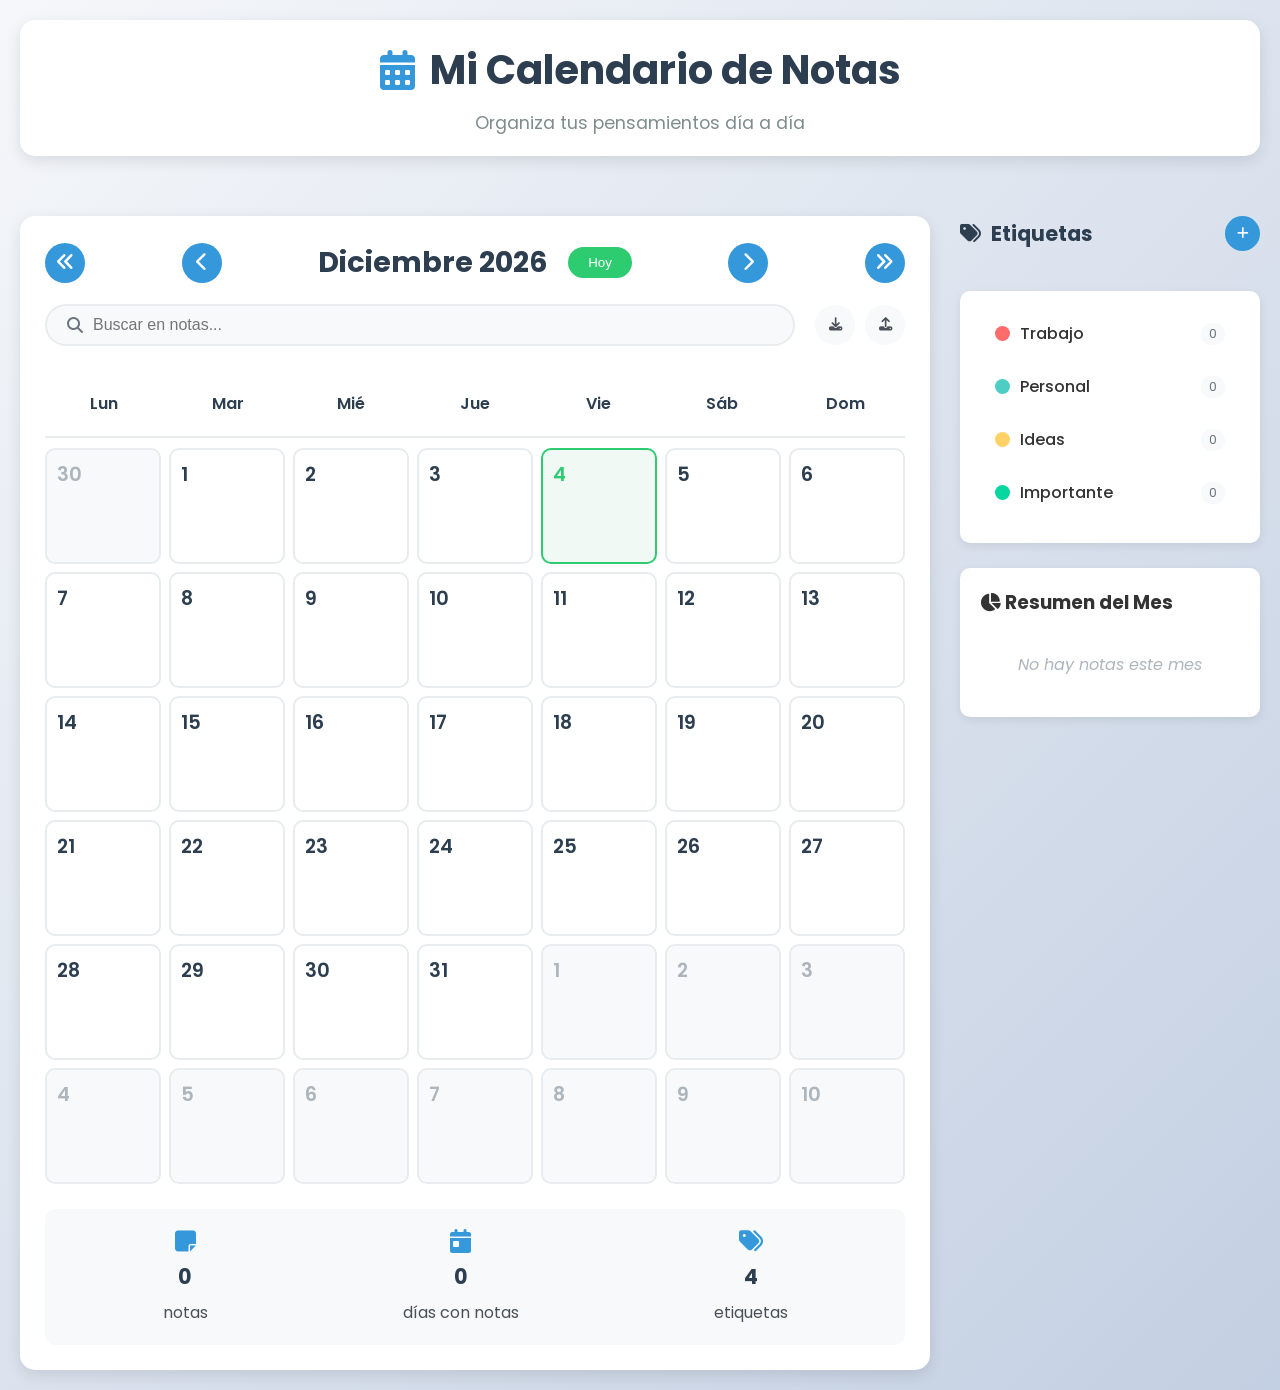
<file: calendar-notes/index.html>
<!DOCTYPE html>
<html lang="es">
<head>
  <meta charset="UTF-8">
  <meta name="viewport" content="width=device-width, initial-scale=1.0">
  <title>Calendario de Notas</title>
  <link rel="stylesheet" href="style.css">
  <link rel="stylesheet" href="https://cdnjs.cloudflare.com/ajax/libs/font-awesome/6.4.0/css/all.min.css">
  <link href="https://fonts.googleapis.com/css2?family=Poppins:wght@300;400;500;600;700&display=swap" rel="stylesheet">
</head>
<body>
  <div class="container">
    <header class="header">
      <h1><i class="fas fa-calendar-alt"></i> Mi Calendario de Notas</h1>
      <p class="subtitle">Organiza tus pensamientos día a día</p>
    </header>

    <div class="calendar-container">
      <div class="calendar-header">
        <div class="month-nav">
          <button id="prevYear" class="nav-btn" title="Año anterior">
            <i class="fas fa-angle-double-left"></i>
          </button>
          <button id="prevMonth" class="nav-btn" title="Mes anterior">
            <i class="fas fa-chevron-left"></i>
          </button>
          <div class="month-display">
            <h2 id="currentMonth">Febrero 2026</h2>
            <button id="todayBtn" class="today-btn">Hoy</button>
          </div>
          <button id="nextMonth" class="nav-btn" title="Mes siguiente">
            <i class="fas fa-chevron-right"></i>
          </button>
          <button id="nextYear" class="nav-btn" title="Año siguiente">
            <i class="fas fa-angle-double-right"></i>
          </button>
        </div>

        <div class="calendar-controls">
          <div class="search-box">
            <i class="fas fa-search"></i>
            <input type="text" id="searchNotes" placeholder="Buscar en notas...">
            <button id="clearSearch" class="clear-search hidden">
              <i class="fas fa-times"></i>
            </button>
          </div>
          <div class="view-actions">
            <button id="exportNotes" class="action-btn" title="Exportar notas">
              <i class="fas fa-download"></i>
            </button>
            <button id="importNotes" class="action-btn" title="Importar notas">
              <i class="fas fa-upload"></i>
            </button>
            <input type="file" id="importFile" accept=".json" class="hidden">
          </div>
        </div>
      </div>

      <div class="weekdays">
        <div class="weekday">Lun</div>
        <div class="weekday">Mar</div>
        <div class="weekday">Mié</div>
        <div class="weekday">Jue</div>
        <div class="weekday">Vie</div>
        <div class="weekday">Sáb</div>
        <div class="weekday">Dom</div>
      </div>

      <div id="calendar" class="calendar-grid"></div>

      <div class="stats">
        <div class="stat-item">
          <i class="fas fa-sticky-note"></i>
          <span id="totalNotes">0</span> notas
        </div>
        <div class="stat-item">
          <i class="fas fa-calendar-day"></i>
          <span id="daysWithNotes">0</span> días con notas
        </div>
        <div class="stat-item">
          <i class="fas fa-tags"></i>
          <span id="tagCount">0</span> etiquetas
        </div>
      </div>
    </div>

    <div class="sidebar">
      <div class="sidebar-header">
        <h3><i class="fas fa-tags"></i> Etiquetas</h3>
        <button id="addTagBtn" class="add-btn">
          <i class="fas fa-plus"></i>
        </button>
      </div>
      <div id="tagsList" class="tags-list">
      </div>

      <div class="month-summary">
        <h3><i class="fas fa-chart-pie"></i> Resumen del Mes</h3>
        <div id="monthSummary">
          <p class="empty-summary">No hay notas este mes</p>
        </div>
      </div>
    </div>
  </div>

  <div id="noteModal" class="modal hidden">
    <div class="modal-content">
      <div class="modal-header">
        <h3 id="modalDate">Fecha</h3>
        <div class="tag-selector">
          <span>Etiqueta:</span>
          <select id="noteTag">
            <option value="">Sin etiqueta</option>
          </select>
          <button id="newTagBtn" class="small-btn">
            <i class="fas fa-plus"></i>
          </button>
        </div>
      </div>

      <div class="format-toolbar">
        <button class="format-btn" data-command="bold" title="Negrita">
          <i class="fas fa-bold"></i>
        </button>
        <button class="format-btn" data-command="italic" title="Cursiva">
          <i class="fas fa-italic"></i>
        </button>
        <button class="format-btn" data-command="insertUnorderedList" title="Lista">
          <i class="fas fa-list-ul"></i>
        </button>
        <button class="format-btn" data-command="formatBlock" data-value="blockquote" title="Cita">
          <i class="fas fa-quote-right"></i>
        </button>
      </div>

      <div class="note-editor">
        <div id="noteText" contenteditable="true" placeholder="Escribe tu nota aquí..."></div>
      </div>

      <div class="modal-actions">
        <button id="saveNote" class="btn-primary">
          <i class="fas fa-save"></i> Guardar
        </button>
        <button id="deleteNote" class="btn-danger">
          <i class="fas fa-trash"></i> Eliminar
        </button>
        <button id="closeModal" class="btn-secondary">
          <i class="fas fa-times"></i> Cerrar
        </button>
      </div>
    </div>
  </div>

  <!-- Modal de Nueva Etiqueta -->
  <div id="tagModal" class="modal hidden">
    <div class="modal-content small-modal">
      <div class="modal-header">
        <h3>Nueva Etiqueta</h3>
      </div>
      <div class="modal-body">
        <input type="text" id="tagName" placeholder="Nombre de la etiqueta" maxlength="20">
        <div class="color-picker">
          <span>Color:</span>
          <div class="color-options">
            <div class="color-option" data-color="#FF6B6B" style="background-color: #FF6B6B;"></div>
            <div class="color-option" data-color="#4ECDC4" style="background-color: #4ECDC4;"></div>
            <div class="color-option" data-color="#FFD166" style="background-color: #FFD166;"></div>
            <div class="color-option" data-color="#06D6A0" style="background-color: #06D6A0;"></div>
            <div class="color-option" data-color="#118AB2" style="background-color: #118AB2;"></div>
            <div class="color-option" data-color="#9D4EDD" style="background-color: #9D4EDD;"></div>
          </div>
        </div>
      </div>
      <div class="modal-actions">
        <button id="saveTag" class="btn-primary">Crear Etiqueta</button>
        <button id="closeTagModal" class="btn-secondary">Cancelar</button>
      </div>
    </div>
  </div>

  <div id="modalOverlay" class="overlay hidden"></div>

  <script src="script.js"></script>
</body>
</html>
</file>
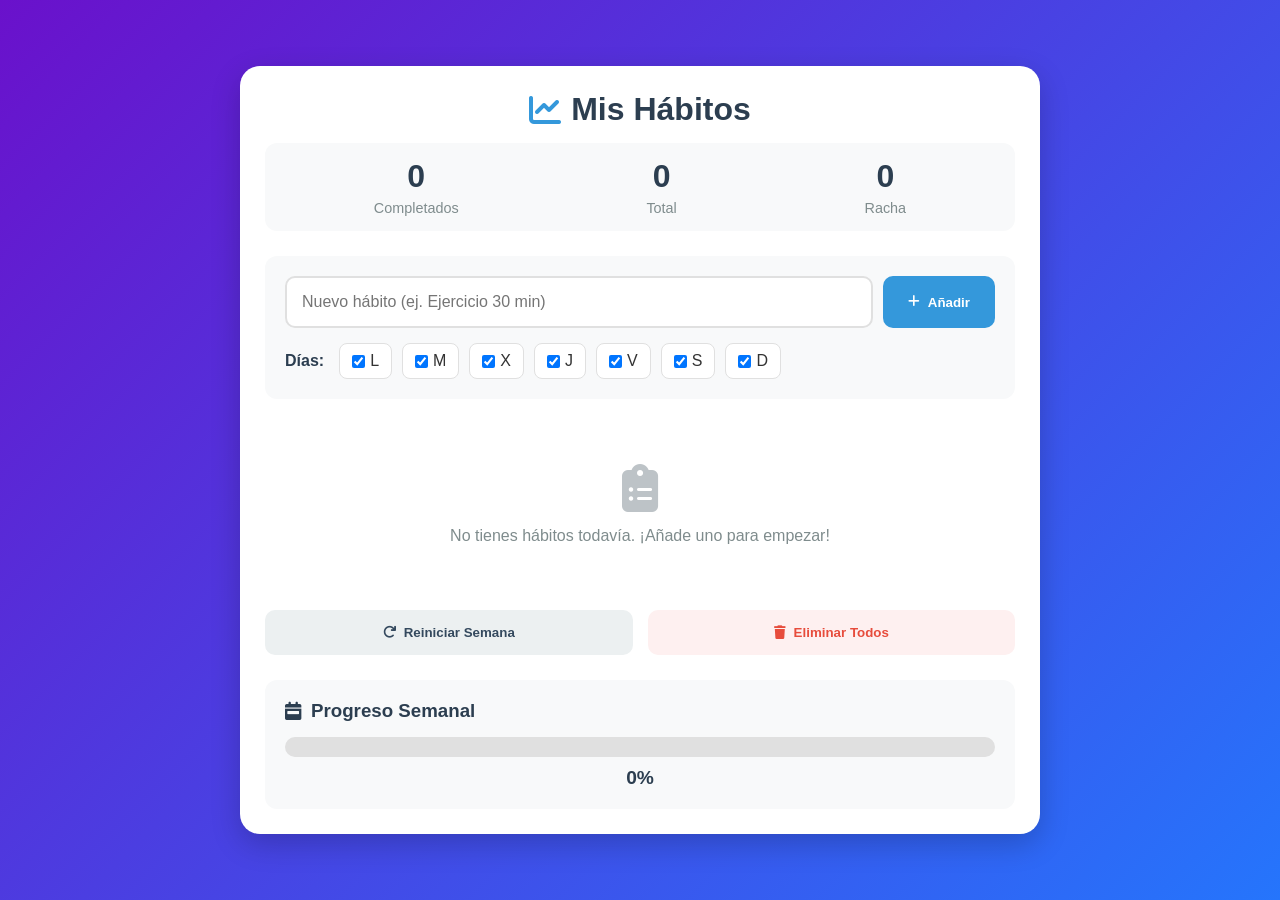
<file: habit-tracker/index.html>
<!DOCTYPE html>
<html lang="es">
<head>
    <meta charset="UTF-8">
    <meta name="viewport" content="width=device-width, initial-scale=1.0">
    <title>Tracker de Hábitos</title>
    <link rel="stylesheet" href="style.css">
    <link rel="stylesheet" href="https://cdnjs.cloudflare.com/ajax/libs/font-awesome/6.4.0/css/all.min.css">
</head>
<body>
    <div class="container">
        <header>
            <h1><i class="fas fa-chart-line"></i> Mis Hábitos</h1>
            <div class="stats">
                <div class="stat">
                    <span class="stat-value" id="completedCount">0</span>
                    <span class="stat-label">Completados</span>
                </div>
                <div class="stat">
                    <span class="stat-value" id="totalCount">0</span>
                    <span class="stat-label">Total</span>
                </div>
                <div class="stat">
                    <span class="stat-value" id="streakCount">0</span>
                    <span class="stat-label">Racha</span>
                </div>
            </div>
        </header>

        <div class="input-section">
            <div class="input-group">
                <input type="text" id="habitInput" placeholder="Nuevo hábito (ej. Ejercicio 30 min)" />
                <button id="addHabit" class="btn-primary">
                    <i class="fas fa-plus"></i> Añadir
                </button>
            </div>
            <div class="weekdays">
                <span class="weekday-label">Días:</span>
                <label class="day-checkbox"><input type="checkbox" checked>L</label>
                <label class="day-checkbox"><input type="checkbox" checked>M</label>
                <label class="day-checkbox"><input type="checkbox" checked>X</label>
                <label class="day-checkbox"><input type="checkbox" checked>J</label>
                <label class="day-checkbox"><input type="checkbox" checked>V</label>
                <label class="day-checkbox"><input type="checkbox" checked>S</label>
                <label class="day-checkbox"><input type="checkbox" checked>D</label>
            </div>
        </div>

        <div class="habit-container">
            <ul id="habitList"></ul>
        </div>

        <div class="controls">
            <button id="resetWeek" class="btn-secondary">
                <i class="fas fa-redo"></i> Reiniciar Semana
            </button>
            <button id="clearAll" class="btn-danger">
                <i class="fas fa-trash"></i> Eliminar Todos
            </button>
        </div>

        <div class="week-progress">
            <h3><i class="fas fa-calendar-week"></i> Progreso Semanal</h3>
            <div class="progress-bar">
                <div class="progress-fill" id="weeklyProgress"></div>
            </div>
            <div class="progress-text" id="progressPercent">0%</div>
        </div>
    </div>

    <script src="script.js"></script>
</body>
</html>
</file>
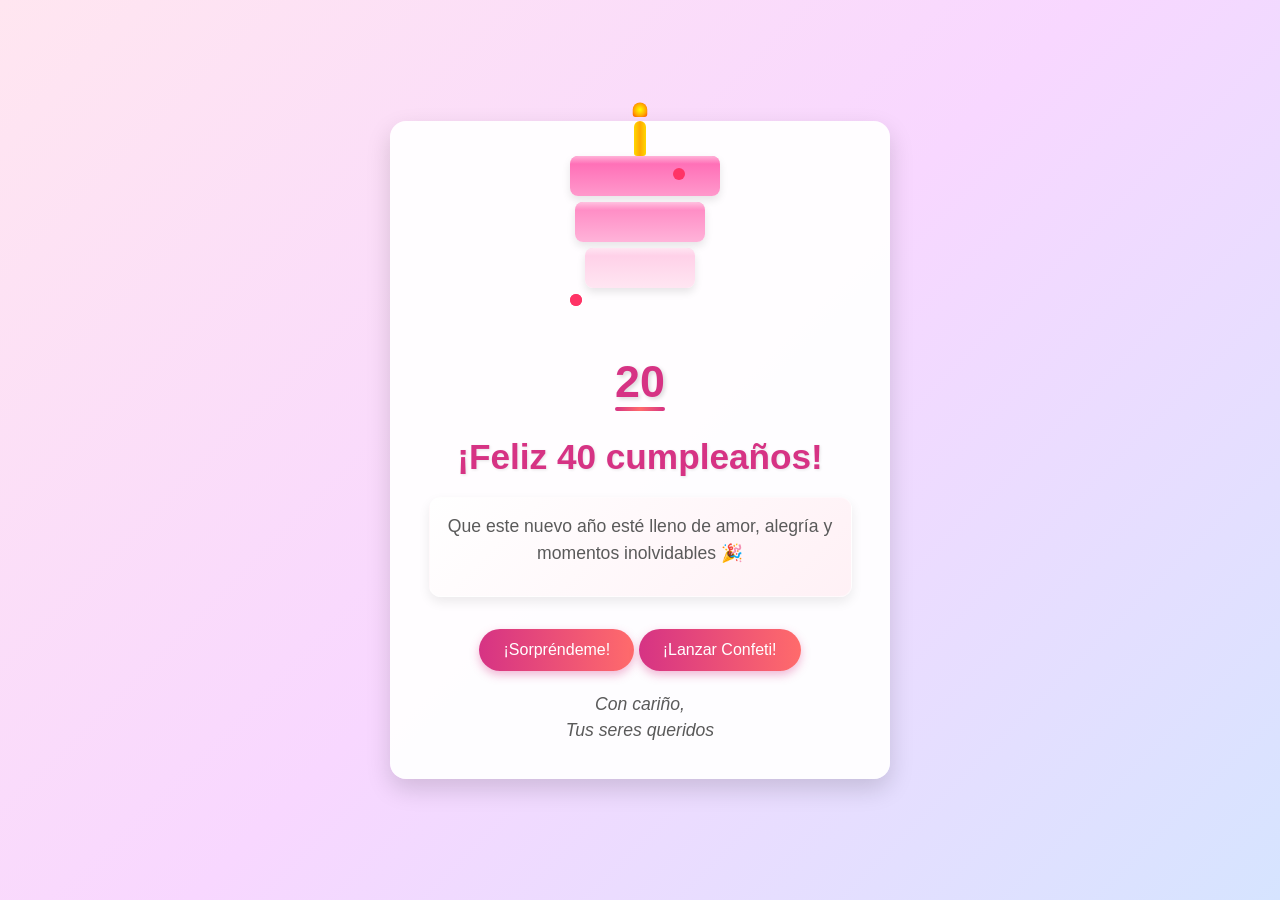
<file: HB_mom/index.html>
<!DOCTYPE html>
<html lang="es">
<head>
  <meta charset="UTF-8">
  <meta name="viewport" content="width=device-width, initial-scale=1.0">
  <title>Tarjeta de Cumpleaños</title>
  <style>
    * {
      box-sizing: border-box;
      margin: 0;
      padding: 0;
    }

    body {
      background: linear-gradient(135deg, #ffe6f0, #f8d7ff, #d6e4ff);
      font-family: 'Segoe UI', Tahoma, Geneva, Verdana, sans-serif;
      text-align: center;
      padding: 20px 15px;
      min-height: 100vh;
      overflow-x: hidden;
      display: flex;
      flex-direction: column;
      align-items: center;
      justify-content: center;
    }

    .card {
      animation: fadeIn 2s ease-in;
      width: 100%;
      max-width: 95%;
      margin: 0 auto;
      padding: 20px 15px;
      position: relative;
      z-index: 10;
      background: rgba(255, 255, 255, 0.95);
      border-radius: 16px;
      box-shadow: 0 10px 25px rgba(0, 0, 0, 0.15);
      max-width: 500px;
    }

    h1 {
      color: #d63384;
      font-size: 2.2em;
      margin: 15px 0 10px;
      text-shadow: 1px 1px 3px rgba(0, 0, 0, 0.1);
      animation: pulse 2s infinite;
    }

    p {
      color: #5a5a5a;
      font-size: 1.1em;
      margin-bottom: 15px;
      line-height: 1.5;
      padding: 0 5px;
    }

    .cake-container {
      margin: 15px auto;
      width: 160px;
    }

    .cake {
      position: relative;
      margin: 0 auto;
      width: 140px;
      height: 170px;
      cursor: pointer;
    }

    .layer {
      width: 140px;
      height: 40px;
      background: #ff99cc;
      border-radius: 8px;
      margin: 6px auto;
      box-shadow: 0 4px 8px rgba(0, 0, 0, 0.1);
      position: relative;
      overflow: hidden;
    }

    .layer::after {
      content: '';
      position: absolute;
      top: 0;
      left: 0;
      right: 0;
      height: 8px;
      background: linear-gradient(to bottom, rgba(255,255,255,0.5), transparent);
      border-radius: 8px 8px 0 0;
    }

    .layer-bottom { 
      background: linear-gradient(to bottom, #ff66b2, #ff99cc);
      width: 150px;
    }
    
    .layer-middle { 
      background: linear-gradient(to bottom, #ff85c1, #ffb3d9);
      width: 130px;
    }
    
    .layer-top { 
      background: linear-gradient(to bottom, #ffcce6, #ffe6f2);
      width: 110px;
    }

    .decoration {
      position: absolute;
      width: 12px;
      height: 12px;
      border-radius: 50%;
      background: #ff3366;
      animation: glitter 2s infinite;
    }

    .decoration:nth-child(1) { top: 12px; left: 25px; animation-delay: 0.2s; }
    .decoration:nth-child(2) { top: 12px; right: 25px; animation-delay: 0.4s; }
    .decoration:nth-child(3) { top: 52px; left: 18px; animation-delay: 0.6s; }
    .decoration:nth-child(4) { top: 52px; right: 18px; animation-delay: 0.8s; }
    .decoration:nth-child(5) { top: 92px; left: 20px; animation-delay: 1s; }
    .decoration:nth-child(6) { top: 92px; right: 20px; animation-delay: 1.2s; }

    .candle {
      position: absolute;
      top: -35px;
      left: 50%;
      transform: translateX(-50%);
      width: 12px;
      height: 35px;
      background: linear-gradient(to right, #ffd700, #ffaa00, #ffd700);
      border-radius: 6px 6px 3px 3px;
      z-index: 5;
    }

    .flame {
      width: 14px;
      height: 14px;
      background: radial-gradient(ellipse at center, #ffff00, #ffa500 60%, #ff4500);
      border-radius: 50% 50% 20% 20%;
      position: absolute;
      top: -18px;
      left: -1px;
      animation: flicker 0.8s infinite alternate;
      transform-origin: center bottom;
    }

    .message {
      background: linear-gradient(135deg, rgba(255, 255, 255, 0.95), rgba(255, 240, 245, 0.95));
      padding: 15px 12px;
      border-radius: 12px;
      margin: 20px auto;
      max-width: 90%;
      box-shadow: 0 5px 12px rgba(0, 0, 0, 0.08);
      border: 1px solid rgba(255, 255, 255, 0.5);
    }

    .age-counter {
      font-size: 2.8em;
      font-weight: bold;
      color: #d63384;
      margin: 15px 0;
      text-shadow: 2px 2px 4px rgba(0, 0, 0, 0.15);
      position: relative;
      display: inline-block;
    }

    .age-counter::after {
      content: '';
      position: absolute;
      bottom: -4px;
      left: 0;
      width: 100%;
      height: 4px;
      background: linear-gradient(to right, #d63384, #ff6b6b, #d63384);
      border-radius: 2px;
    }

    .btn {
      background: linear-gradient(to right, #d63384, #ff6b6b);
      color: white;
      border: none;
      padding: 12px 24px;
      border-radius: 50px;
      cursor: pointer;
      font-size: 1em;
      margin-top: 12px;
      transition: all 0.3s;
      box-shadow: 0 4px 10px rgba(214, 51, 132, 0.35);
    }

    .btn:active {
      transform: translateY(2px);
      box-shadow: 0 2px 5px rgba(214, 51, 132, 0.4);
    }

    .signature {
      margin-top: 20px;
      font-style: italic;
      color: #d63384;
      font-weight: 500;
    }

    .confetti-container {
      position: fixed;
      top: 0;
      left: 0;
      width: 100%;
      height: 100%;
      pointer-events: none;
      z-index: 100;
      overflow: hidden;
    }

    .confetti {
      position: absolute;
      width: 10px;
      height: 10px;
      opacity: 0.9;
      animation: fall linear forwards;
    }

    /* Animaciones simplificadas */
    @keyframes flicker {
      0%, 100% { transform: scale(1); opacity: 1; }
      50% { transform: scale(1.1); opacity: 0.8; }
    }

    @keyframes fadeIn {
      from { opacity: 0; transform: translateY(-20px); }
      to { opacity: 1; transform: translateY(0); }
    }

    @keyframes fall {
      to { transform: translateY(100vh) rotate(360deg); opacity: 0; }
    }

    @keyframes pulse {
      0% { transform: scale(1); }
      50% { transform: scale(1.03); }
      100% { transform: scale(1); }
    }

    @keyframes glitter {
      0%, 100% { opacity: 1; transform: scale(1); }
      50% { opacity: 0.7; transform: scale(0.85); }
    }

    /* Media queries para móviles más pequeños */
    @media (max-width: 380px) {
      h1 {
        font-size: 1.9em;
      }
      
      .cake-container {
        width: 140px;
      }
      
      .cake {
        width: 120px;
        height: 150px;
      }
      
      .layer {
        width: 120px;
        height: 35px;
      }
      
      .layer-bottom { width: 130px; }
      .layer-middle { width: 115px; }
      .layer-top { width: 100px; }
      
      .age-counter {
        font-size: 2.4em;
      }
      
      p {
        font-size: 1em;
      }
    }
  </style>
</head>
<body>
  <div class="confetti-container" id="confettiContainer"></div>
  
  <div class="card" id="birthdayCard">
    <div class="cake-container">
      <div class="cake" id="cake">
        <div class="layer layer-bottom"></div>
        <div class="decoration"></div>
        <div class="decoration"></div>
        <div class="layer layer-middle"></div>
        <div class="decoration"></div>
        <div class="decoration"></div>
        <div class="layer layer-top"></div>
        <div class="decoration"></div>
        <div class="decoration"></div>
        <div class="candle">
          <div class="flame" id="flame"></div>
        </div>
      </div>
    </div>
    
    <div class="age-counter" id="ageCounter">40</div>
    
    <h1>¡Feliz 40 cumpleaños!</h1>
    
    <div class="message" id="message">
      <p>Que este nuevo año esté lleno de amor, alegría y momentos inolvidables 🎉</p>
    </div>
    
    <button class="btn" id="surpriseBtn">¡Sorpréndeme!</button>
    <button class="btn" id="confettiBtn">¡Lanzar Confeti!</button>
    
    <div class="signature">
      <p>Con cariño,<br><span id="senderName">Tus seres queridos</span></p>
    </div>
  </div>

  <script>
    // Detectar si es un dispositivo móvil
    const isMobile = /iPhone|iPad|iPod|Android/i.test(navigator.userAgent);
    
    // Elementos de la tarjeta
    const confettiContainer = document.getElementById('confettiContainer');
    const flame = document.getElementById('flame');
    let flickerInterval;
    
    // Animación de la vela
    function startFlameAnimation() {
      flickerInterval = setInterval(() => {
        const scale = 0.9 + Math.random() * 0.3;
        flame.style.transform = `scale(${scale})`;
      }, 100);
    }
    
    function stopFlameAnimation() {
      clearInterval(flickerInterval);
      flame.style.transform = 'scale(1)';
    }
    
    // Crear confeti optimizado
    function createConfetti() {
      const colors = ['#ff0000', '#00ff00', '#0000ff', '#ffff00', '#ff00ff', '#00ffff', '#ff9900'];
      const confettiCount = isMobile ? 40 : 60;
      
      // Limpiar contenedor de confeti
      confettiContainer.innerHTML = '';
      
      for (let i = 0; i < confettiCount; i++) {
        const confetti = document.createElement('div');
        confetti.className = 'confetti';
        
        // Posición aleatoria
        confetti.style.left = Math.random() * 100 + 'vw';
        
        // Color aleatorio
        confetti.style.backgroundColor = colors[Math.floor(Math.random() * colors.length)];
        
        // Tamaño aleatorio
        const size = 5 + Math.random() * 10;
        confetti.style.width = size + 'px';
        confetti.style.height = size + 'px';
        
        // Forma aleatoria
        if (Math.random() > 0.5) {
          confetti.style.borderRadius = '50%';
        }
        
        // Animación con duración y delay aleatorios
        confetti.style.animationDuration = (2 + Math.random() * 3) + 's';
        confetti.style.animationDelay = Math.random() * 0.5 + 's';
        
        confettiContainer.appendChild(confetti);
        
        // Eliminar el confeti después de la animación
        setTimeout(() => {
          if (confetti.parentNode) {
            confetti.remove();
          }
        }, 5000);
      }
    }
    
    // Animación del contador de edad
    function animateAgeCounter() {
      const ageCounter = document.getElementById('ageCounter');
      let age = 0;
      const targetAge = 40;
      const duration = 2000;
      const steps = 50;
      const increment = targetAge / steps;
      const stepTime = duration / steps;
      
      const timer = setInterval(() => {
        age += increment;
        if (age >= targetAge) {
          age = targetAge;
          clearInterval(timer);
          ageCounter.style.color = '#ff6b6b';
          setTimeout(() => {
            ageCounter.style.color = '#d63384';
          }, 500);
        }
        ageCounter.textContent = Math.round(age);
      }, stepTime);
    }
    
    // Cambiar mensaje
    const messages = [
      "Que este nuevo año esté lleno de amor, alegría y momentos inolvidables 🎉",
      "Los 40 son los nuevos 30 ¡Disfruta al máximo! 🥳",
      "Que todos tus deseos se hagan realidad ✨",
      "La vida comienza a los 40 🎊",
      "¡Felicidades por llegar a esta maravillosa edad! 🎂",
      "Cumplir 40 es como subir a la cima de una montaña 🏔️",
      "A los 40 se tiene la experiencia de lo vivido y la ilusión de lo por vivir 🌟",
      "40 años son solo el comienzo de lo mejor 🚀"
    ];
    
    let messageIndex = 0;
    
    function changeMessage() {
      const messageElement = document.getElementById('message').querySelector('p');
      messageIndex = (messageIndex + 1) % messages.length;
      
      // Efecto de fade out e fade in
      messageElement.style.opacity = 0;
      setTimeout(() => {
        messageElement.textContent = messages[messageIndex];
        messageElement.style.opacity = 1;
      }, 300);
    }
    
    // Efecto de soplar velas
    function blowCandles() {
      stopFlameAnimation();
      flame.style.display = 'none';
      createConfetti();
      
      // Mostrar mensaje especial
      const messageElement = document.getElementById('message').querySelector('p');
      messageElement.style.opacity = 0;
      setTimeout(() => {
        messageElement.textContent = "¡Las velas están soplando! ¡Todos tus deseos se harán realidad! 🌟";
        messageElement.style.opacity = 1;
      }, 300);
      
      // Reactivar la vela después de 5 segundos
      setTimeout(() => {
        flame.style.display = 'block';
        startFlameAnimation();
      }, 5000);
    }
    
    // Inicializar
    document.addEventListener('DOMContentLoaded', () => {
      startFlameAnimation();
      animateAgeCounter();
      
      // Event listeners para los botones
      const surpriseBtn = document.getElementById('surpriseBtn');
      const confettiBtn = document.getElementById('confettiBtn');
      const cake = document.getElementById('cake');
      
      // Usar eventos táctiles para móviles y clics para desktop
      const eventType = isMobile ? 'touchstart' : 'click';
      
      surpriseBtn.addEventListener(eventType, function(e) {
        if (isMobile) e.preventDefault();
        changeMessage();
      });
      
      confettiBtn.addEventListener(eventType, function(e) {
        if (isMobile) e.preventDefault();
        createConfetti();
      });
      
      cake.addEventListener(eventType, function(e) {
        if (isMobile) e.preventDefault();
        blowCandles();
      });
    });
  </script>
</body>
</html>
</file>
<file: calendar-notes/style.css>
* {
  margin: 0;
  padding: 0;
  box-sizing: border-box;
}

body {
  font-family: 'Poppins', sans-serif;
  background: linear-gradient(135deg, #f5f7fa 0%, #c3cfe2 100%);
  color: #333;
  min-height: 100vh;
  padding: 20px;
}

.container {
  display: grid;
  grid-template-columns: 1fr 300px;
  gap: 30px;
  max-width: 1400px;
  margin: 0 auto;
}

.header {
  grid-column: 1 / -1;
  text-align: center;
  margin-bottom: 30px;
  padding: 20px;
  background: white;
  border-radius: 15px;
  box-shadow: 0 5px 15px rgba(0, 0, 0, 0.1);
}

h1 {
  color: #2c3e50;
  font-size: 2.5rem;
  margin-bottom: 10px;
  display: flex;
  align-items: center;
  justify-content: center;
  gap: 15px;
}

h1 i {
  color: #3498db;
}

.subtitle {
  color: #7f8c8d;
  font-size: 1.1rem;
}

.calendar-container {
  background: white;
  border-radius: 15px;
  padding: 25px;
  box-shadow: 0 5px 15px rgba(0, 0, 0, 0.1);
}

.calendar-header {
  margin-bottom: 25px;
}

.month-nav {
  display: flex;
  align-items: center;
  justify-content: space-between;
  margin-bottom: 20px;
}

.month-display {
  display: flex;
  align-items: center;
  gap: 20px;
}

#currentMonth {
  font-size: 1.8rem;
  color: #2c3e50;
  margin: 0;
}

.nav-btn {
  background: #3498db;
  color: white;
  border: none;
  width: 40px;
  height: 40px;
  border-radius: 50%;
  cursor: pointer;
  font-size: 1.2rem;
  display: flex;
  align-items: center;
  justify-content: center;
  transition: all 0.3s;
}

.nav-btn:hover {
  background: #2980b9;
  transform: scale(1.1);
}

.today-btn {
  background: #2ecc71;
  color: white;
  border: none;
  padding: 8px 20px;
  border-radius: 20px;
  cursor: pointer;
  font-weight: 500;
  transition: all 0.3s;
}

.today-btn:hover {
  background: #27ae60;
  transform: translateY(-2px);
}

.calendar-controls {
  display: flex;
  justify-content: space-between;
  align-items: center;
  gap: 20px;
}

.search-box {
  flex: 1;
  display: flex;
  align-items: center;
  background: #f8f9fa;
  border-radius: 25px;
  padding: 10px 20px;
  border: 2px solid #e9ecef;
}

.search-box i {
  color: #6c757d;
  margin-right: 10px;
}

#searchNotes {
  flex: 1;
  border: none;
  background: transparent;
  font-size: 1rem;
  outline: none;
  color: #495057;
}

.clear-search {
  background: none;
  border: none;
  color: #6c757d;
  cursor: pointer;
  font-size: 1rem;
  padding: 0;
}

.view-actions {
  display: flex;
  gap: 10px;
}

.action-btn {
  width: 40px;
  height: 40px;
  border-radius: 50%;
  border: none;
  background: #f8f9fa;
  color: #495057;
  cursor: pointer;
  display: flex;
  align-items: center;
  justify-content: center;
  transition: all 0.3s;
}

.action-btn:hover {
  background: #3498db;
  color: white;
  transform: translateY(-2px);
}

.weekdays {
  display: grid;
  grid-template-columns: repeat(7, 1fr);
  gap: 5px;
  margin-bottom: 10px;
  text-align: center;
  font-weight: 600;
  color: #2c3e50;
  padding: 10px 0;
  border-bottom: 2px solid #e9ecef;
}

.weekday {
  padding: 10px;
}

.calendar-grid {
  display: grid;
  grid-template-columns: repeat(7, 1fr);
  gap: 8px;
}

.day {
  aspect-ratio: 1;
  border: 2px solid #e9ecef;
  border-radius: 10px;
  padding: 10px;
  cursor: pointer;
  position: relative;
  background: white;
  transition: all 0.3s;
  display: flex;
  flex-direction: column;
  overflow: hidden;
}

.day:hover {
  transform: translateY(-3px);
  box-shadow: 0 5px 15px rgba(0, 0, 0, 0.1);
  border-color: #3498db;
}

.day-number {
  font-size: 1.2rem;
  font-weight: 600;
  color: #2c3e50;
  margin-bottom: 5px;
}

.day-notes-preview {
  flex: 1;
  font-size: 0.8rem;
  color: #6c757d;
  overflow: hidden;
  text-overflow: ellipsis;
  display: -webkit-box;
  -webkit-line-clamp: 3;
  -webkit-box-orient: vertical;
}

.day-tag {
  position: absolute;
  top: 5px;
  right: 5px;
  width: 10px;
  height: 10px;
  border-radius: 50%;
}

.other-month {
  background-color: #f8f9fa;
  color: #adb5bd;
}

.other-month .day-number {
  color: #adb5bd;
}

.current-day {
  border-color: #2ecc71;
  background-color: #f0f9f4;
}

.current-day .day-number {
  color: #2ecc71;
}

.has-notes {
  background-color: #fff9e6;
  border-color: #ffd166;
}

/* Estadísticas */
.stats {
  display: flex;
  justify-content: space-around;
  margin-top: 25px;
  padding: 20px;
  background: #f8f9fa;
  border-radius: 10px;
}

.stat-item {
  display: flex;
  flex-direction: column;
  align-items: center;
  gap: 8px;
  color: #495057;
}

.stat-item i {
  font-size: 1.5rem;
  color: #3498db;
}

.stat-item span {
  font-weight: 700;
  font-size: 1.3rem;
  color: #2c3e50;
}

/* Sidebar */
.sidebar {
  display: flex;
  flex-direction: column;
  gap: 25px;
}

.sidebar-header {
  display: flex;
  justify-content: space-between;
  align-items: center;
  margin-bottom: 15px;
}

.sidebar-header h3 {
  color: #2c3e50;
  font-size: 1.3rem;
  display: flex;
  align-items: center;
  gap: 10px;
}

.add-btn {
  width: 35px;
  height: 35px;
  border-radius: 50%;
  border: none;
  background: #3498db;
  color: white;
  cursor: pointer;
  display: flex;
  align-items: center;
  justify-content: center;
  transition: all 0.3s;
}

.add-btn:hover {
  background: #2980b9;
  transform: rotate(90deg);
}

.tags-list {
  background: white;
  border-radius: 10px;
  padding: 20px;
  box-shadow: 0 3px 10px rgba(0, 0, 0, 0.08);
  max-height: 300px;
  overflow-y: auto;
}

.tag-item {
  display: flex;
  align-items: center;
  justify-content: space-between;
  padding: 10px 15px;
  margin-bottom: 8px;
  border-radius: 8px;
  cursor: pointer;
  transition: all 0.2s;
}

.tag-item:hover {
  transform: translateX(5px);
}

.tag-item.active {
  background-color: #e8f4fc;
}

.tag-color {
  width: 15px;
  height: 15px;
  border-radius: 50%;
  margin-right: 10px;
}

.tag-name {
  flex: 1;
  font-weight: 500;
}

.tag-count {
  background: #f8f9fa;
  padding: 2px 8px;
  border-radius: 10px;
  font-size: 0.8rem;
  color: #6c757d;
}

.month-summary {
  background: white;
  border-radius: 10px;
  padding: 20px;
  box-shadow: 0 3px 10px rgba(0, 0, 0, 0.08);
}

#monthSummary {
  margin-top: 15px;
}

.summary-item {
  display: flex;
  justify-content: space-between;
  align-items: center;
  padding: 10px 0;
  border-bottom: 1px solid #e9ecef;
}

.summary-date {
  font-weight: 500;
}

.summary-preview {
  color: #6c757d;
  font-size: 0.9rem;
  max-width: 60%;
  overflow: hidden;
  text-overflow: ellipsis;
  white-space: nowrap;
}

.empty-summary {
  color: #adb5bd;
  text-align: center;
  padding: 20px 0;
  font-style: italic;
}

.overlay {
  position: fixed;
  top: 0;
  left: 0;
  right: 0;
  bottom: 0;
  background: rgba(0, 0, 0, 0.5);
  z-index: 100;
}

.modal {
  position: fixed;
  top: 50%;
  left: 50%;
  transform: translate(-50%, -50%);
  z-index: 101;
  width: 90%;
  max-width: 600px;
  max-height: 90vh;
  overflow-y: auto;
}

.modal.hidden {
  display: none;
}

.modal-content {
  background: white;
  border-radius: 15px;
  box-shadow: 0 10px 30px rgba(0, 0, 0, 0.2);
  overflow: hidden;
}

.small-modal {
  max-width: 400px;
}

.modal-header {
  padding: 20px;
  background: #f8f9fa;
  border-bottom: 1px solid #e9ecef;
  display: flex;
  justify-content: space-between;
  align-items: center;
}

.modal-header h3 {
  color: #2c3e50;
  margin: 0;
}

.tag-selector {
  display: flex;
  align-items: center;
  gap: 10px;
}

#noteTag {
  padding: 5px 10px;
  border-radius: 5px;
  border: 1px solid #ced4da;
  background: white;
  color: #495057;
}

.small-btn {
  width: 30px;
  height: 30px;
  border-radius: 50%;
  border: none;
  background: #6c757d;
  color: white;
  cursor: pointer;
  display: flex;
  align-items: center;
  justify-content: center;
}

.format-toolbar {
  padding: 10px 20px;
  background: #f8f9fa;
  border-bottom: 1px solid #e9ecef;
  display: flex;
  gap: 10px;
}

.format-btn {
  width: 35px;
  height: 35px;
  border-radius: 5px;
  border: 1px solid #ced4da;
  background: white;
  cursor: pointer;
  color: #495057;
  display: flex;
  align-items: center;
  justify-content: center;
}

.format-btn:hover {
  background: #e9ecef;
}

.note-editor {
  padding: 20px;
}

#noteText {
  min-height: 200px;
  padding: 15px;
  border: 1px solid #ced4da;
  border-radius: 8px;
  outline: none;
  font-family: 'Poppins', sans-serif;
  font-size: 1rem;
  line-height: 1.6;
  overflow-y: auto;
}

#noteText:empty:before {
  content: attr(placeholder);
  color: #adb5bd;
}

.modal-body {
  padding: 20px;
}

#tagName {
  width: 100%;
  padding: 12px;
  border: 2px solid #e9ecef;
  border-radius: 8px;
  font-size: 1rem;
  margin-bottom: 20px;
}

.color-picker {
  display: flex;
  align-items: center;
  gap: 15px;
}

.color-options {
  display: flex;
  gap: 10px;
}

.color-option {
  width: 30px;
  height: 30px;
  border-radius: 50%;
  cursor: pointer;
  border: 3px solid transparent;
  transition: all 0.2s;
}

.color-option:hover {
  transform: scale(1.1);
}

.color-option.selected {
  border-color: #495057;
}

.modal-actions {
  padding: 20px;
  display: flex;
  gap: 15px;
  justify-content: flex-end;
  border-top: 1px solid #e9ecef;
}

.btn-primary, .btn-secondary, .btn-danger {
  padding: 10px 20px;
  border-radius: 8px;
  border: none;
  cursor: pointer;
  font-weight: 500;
  display: flex;
  align-items: center;
  gap: 8px;
  transition: all 0.3s;
}

.btn-primary {
  background: #3498db;
  color: white;
}

.btn-primary:hover {
  background: #2980b9;
  transform: translateY(-2px);
}

.btn-secondary {
  background: #6c757d;
  color: white;
}

.btn-secondary:hover {
  background: #5a6268;
}

.btn-danger {
  background: #e74c3c;
  color: white;
}

.btn-danger:hover {
  background: #c0392b;
}

.hidden {
  display: none !important;
}

@media (max-width: 1024px) {
  .container {
    grid-template-columns: 1fr;
  }
  
  .sidebar {
    grid-row: 2;
  }
}

@media (max-width: 768px) {
  .calendar-controls {
    flex-direction: column;
    align-items: stretch;
  }
  
  .stats {
    flex-direction: column;
    gap: 20px;
  }
  
  .modal-actions {
    flex-direction: column;
  }
  
  .btn-primary, .btn-secondary, .btn-danger {
    width: 100%;
    justify-content: center;
  }
}
</file>
<file: habit-tracker/style.css>
* {
    margin: 0;
    padding: 0;
    box-sizing: border-box;
}

body {
    font-family: 'Segoe UI', Tahoma, Geneva, Verdana, sans-serif;
    background: linear-gradient(135deg, #6a11cb 0%, #2575fc 100%);
    color: #333;
    min-height: 100vh;
    padding: 20px;
    display: flex;
    justify-content: center;
    align-items: center;
}

.container {
    width: 100%;
    max-width: 800px;
    background-color: white;
    border-radius: 20px;
    box-shadow: 0 10px 30px rgba(0, 0, 0, 0.2);
    overflow: hidden;
    padding: 25px;
}

header {
    margin-bottom: 25px;
    text-align: center;
}

h1 {
    color: #2c3e50;
    margin-bottom: 15px;
    display: flex;
    align-items: center;
    justify-content: center;
    gap: 10px;
}

h1 i {
    color: #3498db;
}

.stats {
    display: flex;
    justify-content: space-around;
    background-color: #f8f9fa;
    border-radius: 12px;
    padding: 15px;
    margin-top: 10px;
}

.stat {
    display: flex;
    flex-direction: column;
    align-items: center;
}

.stat-value {
    font-size: 2rem;
    font-weight: bold;
    color: #2c3e50;
}

.stat-label {
    font-size: 0.9rem;
    color: #7f8c8d;
    margin-top: 5px;
}

.input-section {
    background-color: #f8f9fa;
    padding: 20px;
    border-radius: 12px;
    margin-bottom: 25px;
}

.input-group {
    display: flex;
    gap: 10px;
    margin-bottom: 15px;
}

#habitInput {
    flex: 1;
    padding: 15px;
    border: 2px solid #e0e0e0;
    border-radius: 10px;
    font-size: 1rem;
    transition: border-color 0.3s;
}

#habitInput:focus {
    border-color: #3498db;
    outline: none;
}

.btn-primary {
    background-color: #3498db;
    color: white;
    border: none;
    border-radius: 10px;
    padding: 15px 25px;
    font-weight: bold;
    cursor: pointer;
    transition: background-color 0.3s;
    display: flex;
    align-items: center;
    gap: 8px;
}

.btn-primary:hover {
    background-color: #2980b9;
}

.weekdays {
    display: flex;
    align-items: center;
    flex-wrap: wrap;
    gap: 10px;
}

.weekday-label {
    font-weight: bold;
    color: #2c3e50;
    margin-right: 5px;
}

.day-checkbox {
    display: flex;
    align-items: center;
    background-color: white;
    padding: 8px 12px;
    border-radius: 8px;
    cursor: pointer;
    transition: all 0.2s;
    border: 1px solid #e0e0e0;
}

.day-checkbox:hover {
    background-color: #e8f4fc;
}

.day-checkbox input {
    margin-right: 5px;
}

.habit-container {
    margin-bottom: 25px;
}

#habitList {
    list-style-type: none;
}

.habit-item {
    display: flex;
    align-items: center;
    justify-content: space-between;
    background-color: white;
    border: 1px solid #e0e0e0;
    border-radius: 12px;
    padding: 15px 20px;
    margin-bottom: 12px;
    transition: transform 0.2s, box-shadow 0.2s;
}

.habit-item:hover {
    transform: translateY(-2px);
    box-shadow: 0 5px 15px rgba(0, 0, 0, 0.1);
}

.habit-content {
    display: flex;
    align-items: center;
    gap: 15px;
    flex: 1;
}

.habit-checkbox {
    width: 22px;
    height: 22px;
    cursor: pointer;
    accent-color: #2ecc71;
}

.habit-name {
    font-size: 1.1rem;
    font-weight: 500;
    color: #2c3e50;
    flex: 1;
}

.habit-name.completed {
    text-decoration: line-through;
    color: #95a5a6;
}

.habit-days {
    display: flex;
    gap: 5px;
    margin-left: 10px;
}

.day-indicator {
    width: 24px;
    height: 24px;
    border-radius: 50%;
    display: flex;
    align-items: center;
    justify-content: center;
    font-size: 0.8rem;
    font-weight: bold;
}

.day-indicator.active {
    background-color: #3498db;
    color: white;
}

.day-indicator.inactive {
    background-color: #ecf0f1;
    color: #95a5a6;
}

.habit-actions {
    display: flex;
    gap: 10px;
}

.btn-icon {
    background: none;
    border: none;
    cursor: pointer;
    font-size: 1.1rem;
    width: 36px;
    height: 36px;
    border-radius: 50%;
    display: flex;
    align-items: center;
    justify-content: center;
    transition: background-color 0.2s;
}

.btn-edit {
    color: #f39c12;
}

.btn-edit:hover {
    background-color: #fef9e7;
}

.btn-delete {
    color: #e74c3c;
}

.btn-delete:hover {
    background-color: #fdedec;
}

.controls {
    display: flex;
    gap: 15px;
    margin-bottom: 25px;
}

.btn-secondary, .btn-danger {
    flex: 1;
    padding: 15px;
    border: none;
    border-radius: 10px;
    font-weight: bold;
    cursor: pointer;
    transition: all 0.3s;
    display: flex;
    align-items: center;
    justify-content: center;
    gap: 8px;
}

.btn-secondary {
    background-color: #ecf0f1;
    color: #34495e;
}

.btn-secondary:hover {
    background-color: #d5dbdb;
}

.btn-danger {
    background-color: #fef0f0;
    color: #e74c3c;
}

.btn-danger:hover {
    background-color: #fadbd8;
}

.week-progress {
    background-color: #f8f9fa;
    padding: 20px;
    border-radius: 12px;
}

.week-progress h3 {
    display: flex;
    align-items: center;
    gap: 10px;
    margin-bottom: 15px;
    color: #2c3e50;
}

.progress-bar {
    height: 20px;
    background-color: #e0e0e0;
    border-radius: 10px;
    overflow: hidden;
    margin-bottom: 10px;
}

.progress-fill {
    height: 100%;
    background: linear-gradient(90deg, #2ecc71, #1abc9c);
    width: 0%;
    border-radius: 10px;
    transition: width 0.5s ease;
}

.progress-text {
    text-align: center;
    font-weight: bold;
    font-size: 1.2rem;
    color: #2c3e50;
}

@media (max-width: 768px) {
    .container {
        padding: 15px;
    }
    
    .stats {
        flex-direction: column;
        gap: 15px;
    }
    
    .input-group {
        flex-direction: column;
    }
    
    .habit-item {
        flex-direction: column;
        gap: 15px;
        align-items: flex-start;
    }
    
    .habit-content {
        width: 100%;
    }
    
    .habit-actions {
        align-self: flex-end;
    }
    
    .controls {
        flex-direction: column;
    }
}
</file>
